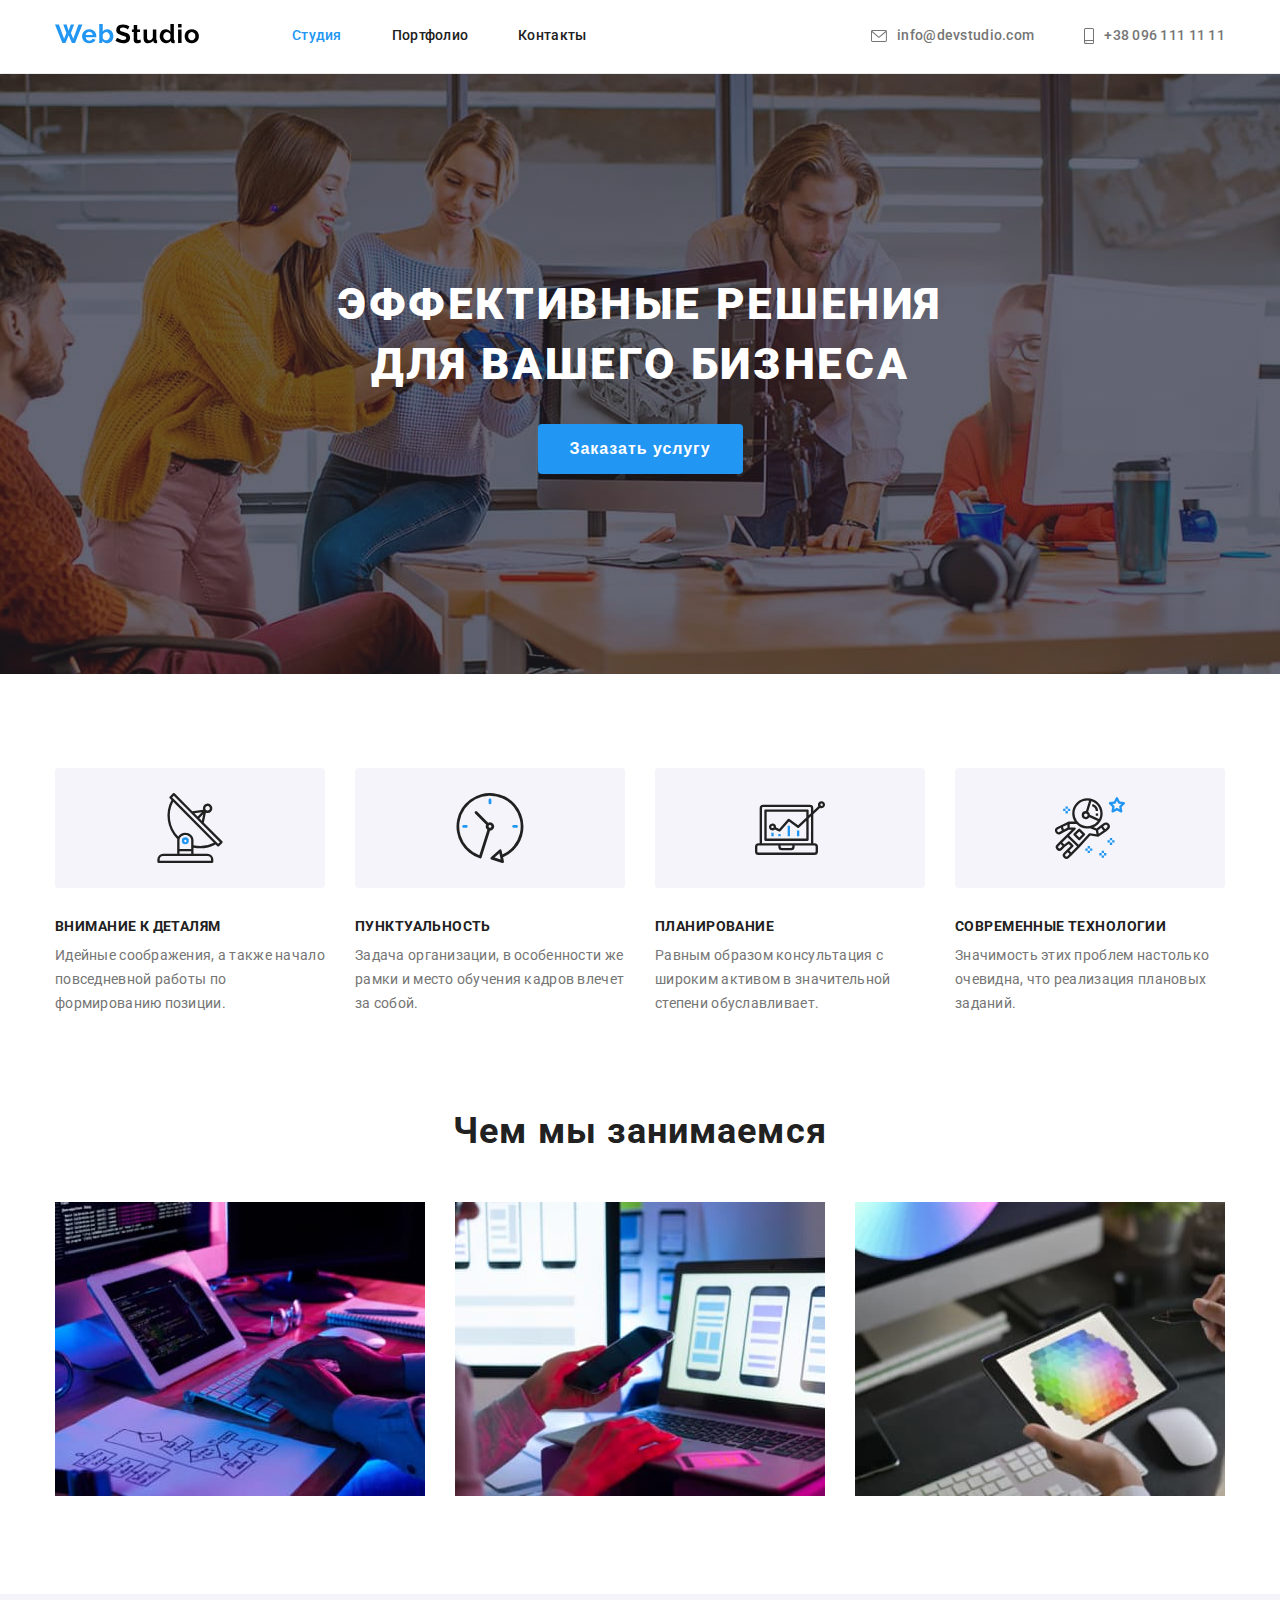
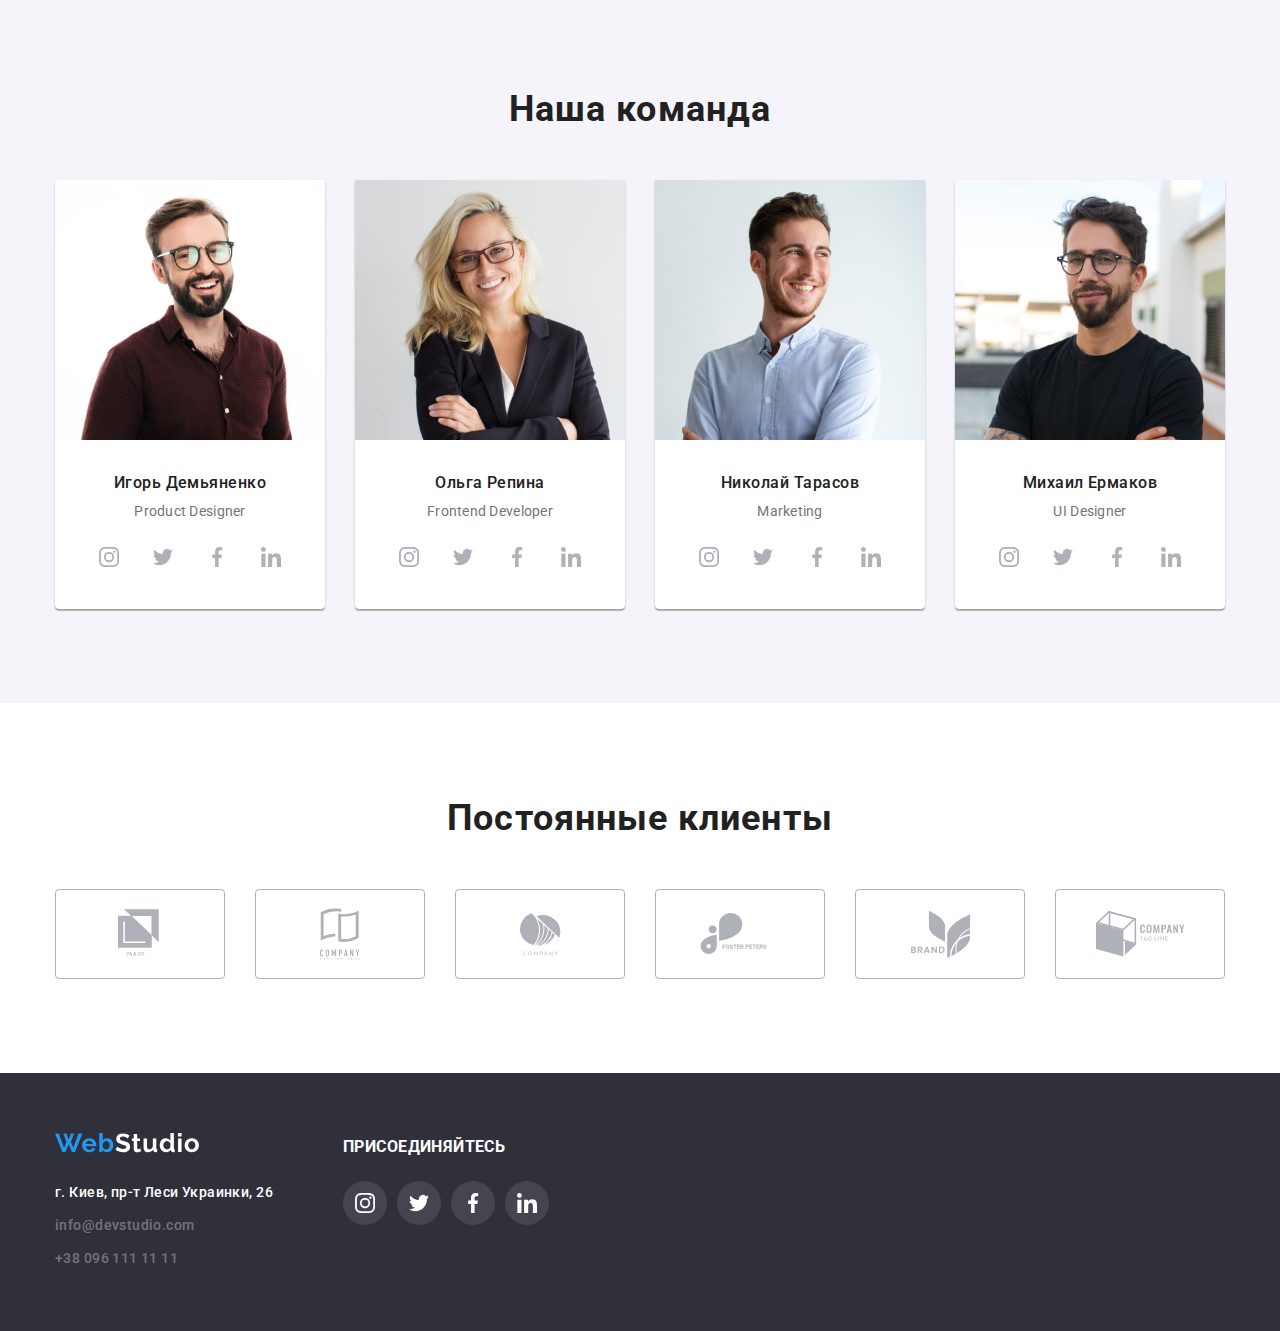
<file: index.html>
<!DOCTYPE html>
<html lang="en">
<head>
    <meta charset="UTF-8">
    <meta name="viewport" content="width=device-width, initial-scale=1.0">
    <title>Web Studio</title>
    <link rel="preconnect" href="https://fonts.gstatic.com">
    <link href="https://fonts.googleapis.com/css2?family=Roboto:wght@400;500;700;900&display=swap" rel="stylesheet">
    <link rel="stylesheet" href="https://cdnjs.cloudflare.com/ajax/libs/modern-normalize/1.0.0/modern-normalize.min.css">
    <link rel="stylesheet" href="./style/style.css">
</head>
<body>
    <header class="header">
        <div class="main-nav container">
        <a href="#"><img src="./images/logo-header.svg" alt="logo"></a>
        <nav>
            <ul class="list nav-list">
                <li class="item"><a href="./index.html" class="link current">Студия</a></li>
                <li class="item"><a href="./portfolio.html" class="link">Портфолио</a></li>
                <li class="item"><a href="#" class="link">Контакты</a></li>
            </ul>
        </nav>
            <ul class="list contact-list">
                <li class="item"><a href="mailto:info@devstudio.com" class="link">
                    <svg class="nav-icons-svg" width="16" height="12">
                        <use href="./images/icons/sprite.svg#icon-email"></use>   
                    </svg>
                    info@devstudio.com</a></li>
                <li class="item"><a href="tel:+380961111111" class="link">
                    <svg class="nav-icons-svg" width="10" height="16">
                        <use href="./images/icons/sprite.svg#icon-phone"></use>   
                    </svg>
                    +38 096 111 11 11</a></li>
            </ul>
        </div>
    </header>
    <main>
        <section class="hero">
            <h1>ЭФФЕКТИВНЫЕ РЕШЕНИЯ<br>ДЛЯ ВАШЕГО БИЗНЕСА</h1>
            <button type="button" class="button primary">Заказать услугу</button>
        </section>
        <section class="section features">
            <div class="container">
                <ul class="list feature-list">
                <li class="feature-item icon-antenna">    
                <h3 class="title">ВНИМАНИЕ К ДЕТАЛЯМ</h3>
                <p class="text">Идейные соображения, а также начало повседневной работы по формированию позиции.</p>
            </li>
            <li class="feature-item icon-clock">
                <h3 class="title">ПУНКТУАЛЬНОСТЬ</h3>
                <p class="text">Задача организации, в особенности же рамки и место обучения кадров влечет за собой.</p>
            </li>
            <li class="feature-item icon-diagram">
                <h3 class="title">ПЛАНИРОВАНИЕ</h3>
                <p class="text">Равным образом консультация с широким активом в значительной степени обуславливает.</p>
            </li>
            <li class="feature-item icon-astronaut">
                <h3 class="title">СОВРЕМЕННЫЕ ТЕХНОЛОГИИ</h3>
                <p class="text">Значимость этих проблем настолько очевидна, что реализация плановых заданий.</p>
                </li>
                </ul>
            </div>
        </section>
        <section class="section work">
                <h2 class="section-title">Чем мы занимаемся</h2>
                <div class="container">
                    <ul class="work-list list">
                        <li class="item">
                            <img src="./images/desktop_applications.jpg" alt="Десктопные приложения" width="370">                        
                        </li>
                        <li class="item">
                            <img src="./images/mobile_applications.jpg" alt="Мобильные приложения" width="370">
                        </li>
                        <li class="item">
                            <img src="./images/Design_solutions.jpg" alt="Дизайнерские решения" width="370">
                        </li>
                    </ul>
                </div>
        </section>
        <section class="section team">
            <div class="container">
            <h2 class="section-title">Наша команда</h2>
            <ul class="team list">
                <li class="item">
                    <div class="team-card">
                    <img src="./images/Igor_D.jpg" alt="Игорь Демьяненко" width="270">
                    <h3 class="title">Игорь Демьяненко</h3>
                    <p class="text">Product Designer</p>
                    <ul class="list social-networks">
                        <li class="social-networks-item">
                            <a class="social-networks-link" href="https://www.instagram.com/">
                                <svg class="social-icons-svg">
                                    <use href='./images/icons/sprite.svg#icon-instagram'></use>
                                </svg>
                            </a>
                        </li>
                        <li class="social-networks-item">
                            <a class="social-networks-link" href="https://www.twitter.com/">
                                <svg class="social-icons-svg">
                                    <use href='./images/icons/sprite.svg#icon-twitter'></use>
                                </svg>
                            </a>
                        </li>
                        <li class="social-networks-item">
                            <a class="social-networks-link" href="https://www.facebook.com/">
                                <svg class="social-icons-svg">
                                    <use href='./images/icons/sprite.svg#icon-facebook'></use>
                                </svg>
                            </a>
                        </li>
                        <li class="social-networks-item">
                            <a class="social-networks-link" href="https://www.linkedin.com/">
                                <svg class="social-icons-svg">
                                    <use href='./images/icons/sprite.svg#icon-linkedin'></use>
                                </svg>
                            </a>
                        </li>
                    </ul>
                    </div>
                </li>
                <li class="item">
                    <div class="team-card">
                    <img src="./images/Olga_R.jpg" alt="Ольга Репина" width="270">
                    <h3 class="title">Ольга Репина</h3>
                    <p class="text">Frontend Developer</p>
                    <ul class="list social-networks">
                        <li class="social-networks-item">
                            <a class="social-networks-link" href="https://www.instagram.com/">
                                <svg class="social-icons-svg">
                                    <use href='./images/icons/sprite.svg#icon-instagram'></use>
                                </svg>
                            </a>
                        </li>
                        <li class="social-networks-item">
                            <a class="social-networks-link" href="https://www.twitter.com/">
                                <svg class="social-icons-svg">
                                    <use href='./images/icons/sprite.svg#icon-twitter'></use>
                                </svg>
                            </a>
                        </li>
                        <li class="social-networks-item">
                            <a class="social-networks-link" href="https://www.facebook.com/">
                                <svg class="social-icons-svg">
                                    <use href='./images/icons/sprite.svg#icon-facebook'></use>
                                </svg>
                            </a>
                        </li>
                        <li class="social-networks-item">
                            <a class="social-networks-link" href="https://www.linkedin.com/">
                                <svg class="social-icons-svg">
                                    <use href='./images/icons/sprite.svg#icon-linkedin'></use>
                                </svg>
                            </a>
                        </li>
                    </ul>
                    </div>
                </li>
                <li class="item">
                    <div class="team-card">
                    <img src="./images/Kolya_T.jpg" alt="Николай Тарасов" width="270">
                    <h3 class="title">Николай Тарасов</h3>
                    <p class="text">Marketing</p>
                    <ul class="list social-networks">
                        <li class="social-networks-item">
                            <a class="social-networks-link" href="https://www.instagram.com/">
                                <svg class="social-icons-svg">
                                    <use href='./images/icons/sprite.svg#icon-instagram'></use>
                                </svg>
                            </a>
                        </li>
                        <li class="social-networks-item">
                            <a class="social-networks-link" href="https://www.twitter.com/">
                                <svg class="social-icons-svg">
                                    <use href='./images/icons/sprite.svg#icon-twitter'></use>
                                </svg>
                            </a>
                        </li>
                        <li class="social-networks-item">
                            <a class="social-networks-link" href="https://www.facebook.com/">
                                <svg class="social-icons-svg">
                                    <use href='./images/icons/sprite.svg#icon-facebook'></use>
                                </svg>
                            </a>
                        </li>
                        <li class="social-networks-item">
                            <a class="social-networks-link" href="https://www.linkedin.com/">
                                <svg class="social-icons-svg">
                                    <use href='./images/icons/sprite.svg#icon-linkedin'></use>
                                </svg>
                            </a>
                        </li>
                    </ul>
                    </div>
                </li>        
                <li class="item">
                    <div class="team-card">
                    <img src="./images/Miha_E.jpg" alt="Михаил Ермаков" width="270">
                    <h3 class="title">Михаил Ермаков</h3>
                    <p class="text">UI Designer</p>
                    <ul class="list social-networks">
                        <li class="social-networks-item">
                            <a class="social-networks-link" href="https://www.instagram.com/">
                                <svg class="social-icons-svg">
                                    <use href='./images/icons/sprite.svg#icon-instagram'></use>
                                </svg>
                            </a>
                        </li>
                        <li class="social-networks-item">
                            <a class="social-networks-link" href="https://www.twitter.com/">
                                <svg class="social-icons-svg">
                                    <use href='./images/icons/sprite.svg#icon-twitter'></use>
                                </svg>
                            </a>
                        </li>
                        <li class="social-networks-item">
                            <a class="social-networks-link" href="https://www.facebook.com/">
                                <svg class="social-icons-svg">
                                    <use href='./images/icons/sprite.svg#icon-facebook'></use>
                                </svg>
                            </a>
                        </li>
                        <li class="social-networks-item">
                            <a class="social-networks-link" href="https://www.linkedin.com/">
                                <svg class="social-icons-svg">
                                    <use href='./images/icons/sprite.svg#icon-linkedin'></use>
                                </svg>
                            </a>
                        </li>
                    </ul>
                    </div>
                </li>
            </ul>
        </div>
        </section>
        <section class="section clients"> 
            <div class="container">
                <h2 class="section-title">Постоянные клиенты</h2>
                    <ul class="list clients-list">
                        <li class="clients-item">
                            <a href="#" class="link clients-item-link">
                                <svg class="client-svg" width="45" height="50">
                                    <use href="./images/icons/sprite.svg#icon-logo1">                              
                                    </use>
                                </svg>
                            </a>
                        </li>
                        <li class="clients-item">
                            <a href="#" class="link clients-item-link">
                                <svg class="client-svg" width="40" height="52">
                                    <use href="./images/icons/sprite.svg#icon-logo2">                              
                                    </use>
                                </svg>
                            </a>
                        </li>
                        <li class="clients-item">
                                <a href="#" class="link clients-item-link">
                                    <svg class="client-svg" width="41" height="43">
                                        <use href="./images/icons/sprite.svg#icon-logo3">                              
                                        </use>
                                    </svg>
                                </a>
                            </li>
                        <li class="clients-item">
                            <a href="#" class="link clients-item-link">
                                <svg class="client-svg" width="80" height="42">
                                    <use href="./images/icons/sprite.svg#icon-logo4">                              
                                    </use>
                                </svg>
                            </a>
                        </li>
                        <li class="clients-item">
                            <a href="#" class="link clients-item-link">
                                <svg class="client-svg" width="59" height="47">
                                    <use href="./images/icons/sprite.svg#icon-logo5">                              
                                    </use>
                                </svg>
                            </a>
                        </li>
                        <li class="clients-item">
                            <a href="#" class="link clients-item-link">
                                <svg class="client-svg" width="89" height="46">
                                <use href="./images/icons/sprite.svg#icon-logo6">                              
                            </use>
                        </svg>
                    </a> 
                </li>                          
            </ul>
        </div>
        </section>
    </main>
        <footer class="footer">
            <div class="container">
                <div class="footer-contacts">    
                    <a href="#"><img src="./images/logo-footer.svg" alt="logo" width="144px"></a>
                    <address class="adress">
                        <ul class="list contact-list">
                                <li class="adress-item" style="color: #ffffff;">г. Киев, пр-т Леси Украинки, 26</li>
                                <li class="adress-item"><a href="mailto:info@devstudio.com" class="link">info@devstudio.com</a></li>
                                <li class="adress-item"><a href="tel:+380961111111" class="link">+38 096 111 11 11</a></li>
                        </ul>
                    </address>
                </div>
                <div class="footer-social">
                    <h3 class="title">присоединяйтесь</h3>
                    <ul class="list social-networks">
                        <li class="social-networks-item">
                            <a class="social-networks-link" href="https://www.instagram.com/">
                                <svg class="social-icons-svg">
                                    <use href='./images/icons/sprite.svg#icon-instagram'></use>
                                </svg>
                            </a>
                        </li>
                        <li class="social-networks-item">
                            <a class="social-networks-link" href="https://www.twitter.com/">
                                <svg class="social-icons-svg">
                                    <use href='./images/icons/sprite.svg#icon-twitter'></use>
                                </svg>
                            </a>
                        </li>
                        <li class="social-networks-item">
                            <a class="social-networks-link" href="https://www.facebook.com/">
                                <svg class="social-icons-svg">
                                    <use href='./images/icons/sprite.svg#icon-facebook'></use>
                                </svg>
                            </a>
                        </li>
                        <li class="social-networks-item">
                            <a class="social-networks-link" href="https://www.linkedin.com/">
                                <svg class="social-icons-svg">
                                    <use href='./images/icons/sprite.svg#icon-linkedin'></use>
                                </svg>
                            </a>
                        </li>
                    </ul>
                </div>      
            </div>               
        </footer>
    </body>
</html>
</file>
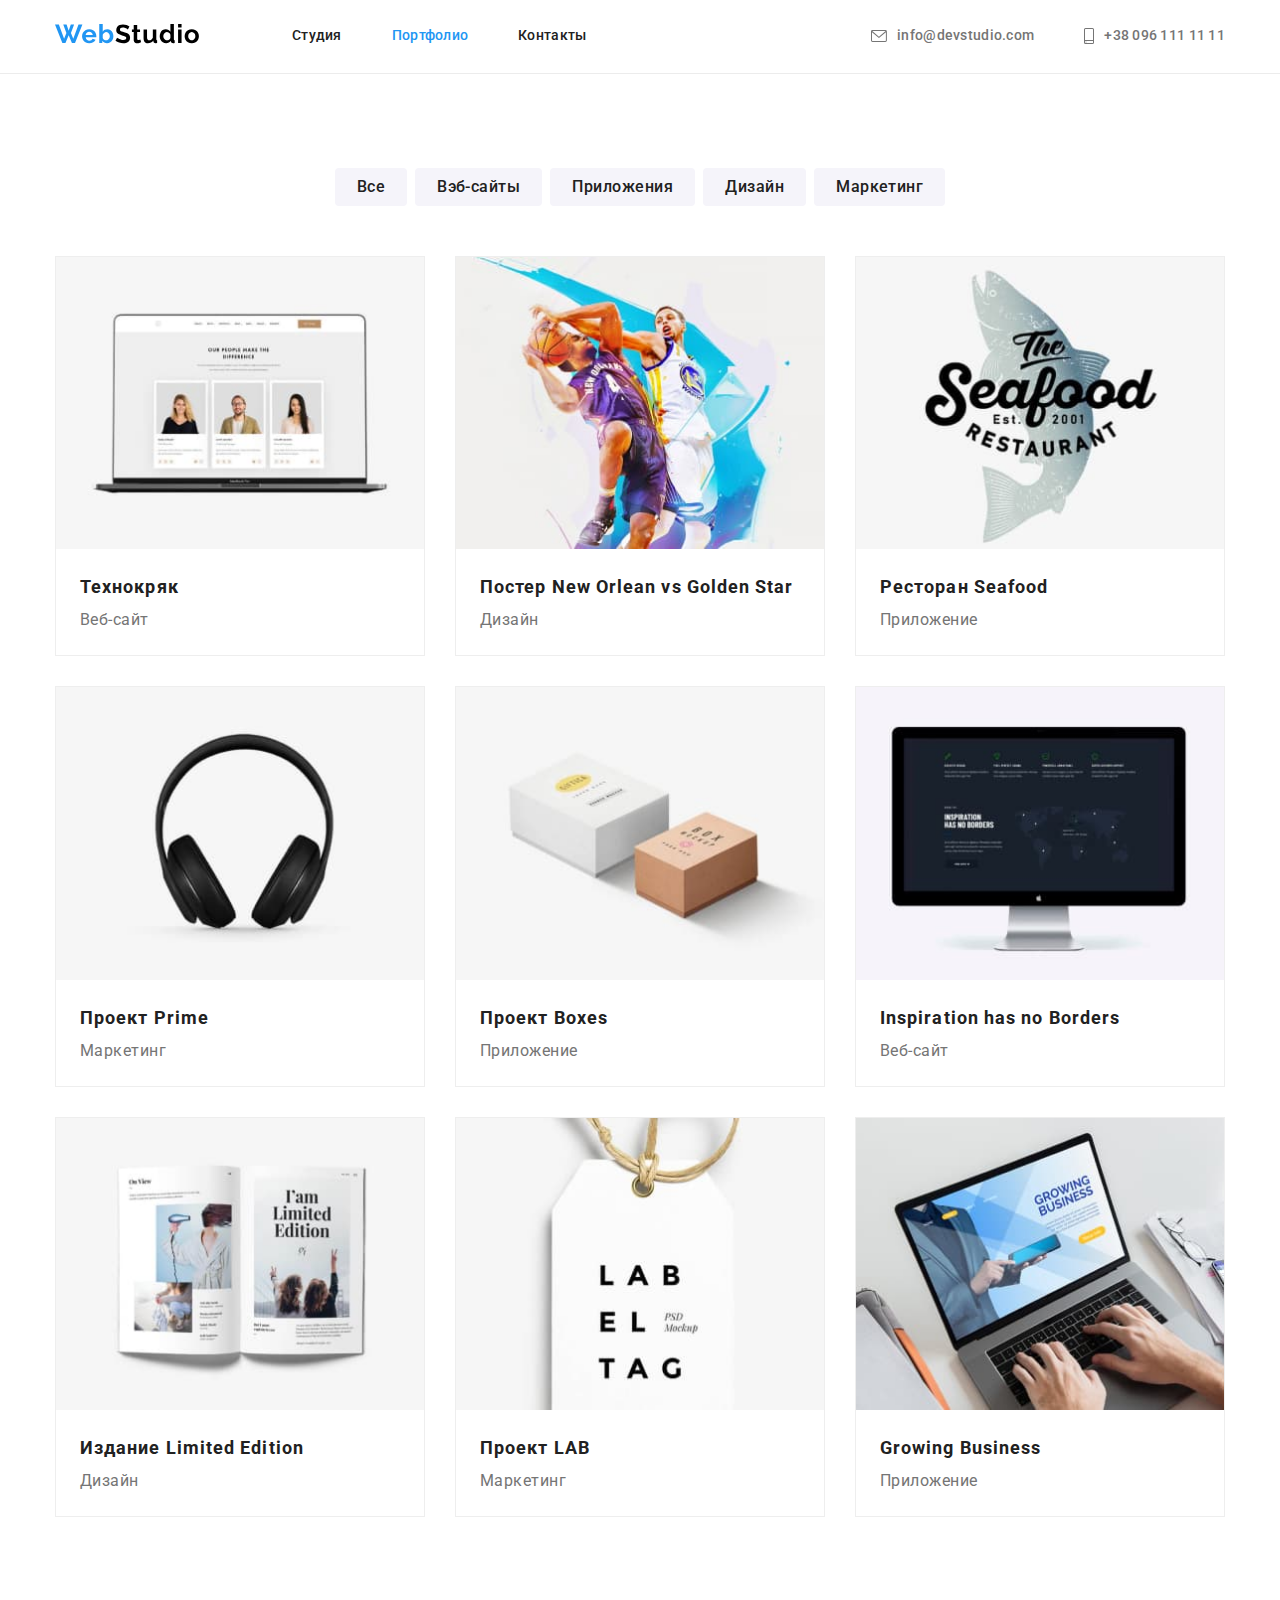
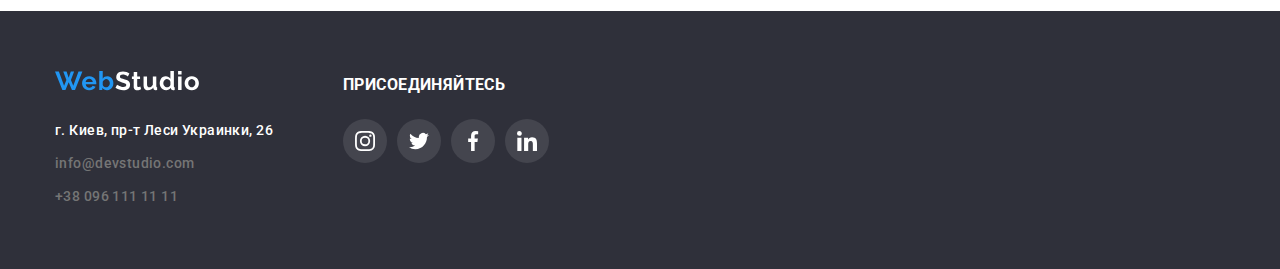
<file: portfolio.html>
<!DOCTYPE html>
<html lang="en">
<head>
    <meta charset="UTF-8">
    <meta name="viewport" content="width=device-width, initial-scale=1.0">
    <title>Web Studio</title>
    <link rel="preconnect" href="https://fonts.gstatic.com">
    <link href="https://fonts.googleapis.com/css2?family=Roboto:wght@400;500;700;900&display=swap" rel="stylesheet">
    <link rel="stylesheet" href="https://cdnjs.cloudflare.com/ajax/libs/modern-normalize/1.0.0/modern-normalize.min.css">
    <link rel="stylesheet" href="./style/style.css">
</head>

<header  class="header">
    <div class="main-nav container">
    <a href="#"><img src="./images/logo-header.svg" alt="logo"></a>
    <nav>
        <ul class="list nav-list">
            <li class="item"><a href="./index.html" class="link">Студия</a></li>
            <li class="item"><a href="./portfolio.html" class="link current">Портфолио</a></li>
            <li class="item"><a href="#" class="link">Контакты</a></li>
        </ul>
    </nav>
    <ul class="list contact-list">
        <li class="item"><a href="mailto:info@devstudio.com" class="link">
            <svg class="nav-icons-svg" width="16" height="12">
                <use href="./images/icons/sprite.svg#icon-email"></use>   
            </svg>
            info@devstudio.com</a></li>
        <li class="item"><a href="tel:+380961111111" class="link">
            <svg class="nav-icons-svg" width="10" height="16">
                <use href="./images/icons/sprite.svg#icon-phone"></use>   
            </svg>
            +38 096 111 11 11</a></li>
    </ul>
    </div>
</header>
<main>
    <section class="section">
        <div class="container">
            <ul class="buttons-list list filters">
                    <li class="filter"><button type="button" class="button secondary">Все</button></li>
                    <li class="filter"><button type="button" class="button secondary">Вэб-сайты</button></li>
                    <li class="filter"><button type="button" class="button secondary">Приложения</button></li>
                    <li class="filter"><button type="button" class="button secondary">Дизайн</button></li>
                    <li class="filter"><button type="button" class="button secondary">Маркетинг</button></li>
                </ul>
            <div class="projects">
            <ul class="projects-list list">
                <li class="project-cards">
                    <a href="#">
                        <div class="project-item">
                        <img class="card-img" src="./images/img.jpg" alt="Технокряк" width="370">
                            <div class="project-description">
                                <h3 class="title">Технокряк</h3>
                                <p class="text">Веб-сайт</p>
                            </div>
                        </div>
                    </a>
                </li>
                <li class="project-cards">
                    <a href="#">
                        <div class="project-item">
                        <img class="card-img" src="./images/img-1.jpg" alt="Постер New Orlean vs Golden Star" width="370">
                            <div class="project-description">
                                <h3 class="title">Постер New Orlean vs Golden Star</h3>
                                <p class="text">Дизайн</p>
                            </div>
                        </div>
                    </a>
                </li>
                <li class="project-cards">
                    <a href="#">
                        <div class="project-item">
                        <img class="card-img" src="./images/img-2.jpg" alt="Ресторан Seafood" width="370">
                            <div class="project-description">
                                <h3 class="title">Ресторан Seafood</h3>
                                <p class="text">Приложение</p>
                            </div>
                        </div> 
                    </a>
                </li>        
                <li class="project-cards">
                    <a href="#">
                        <div class="project-item"> 
                        <img class="card-img" src="./images/img-3.jpg" alt="Проект Prime" width="370">
                            <div class="project-description">
                                <h3 class="title">Проект Prime</h3>
                                <p class="text">Маркетинг</p>
                            </div>
                        </div>    
                    </a>
                </li>
                <li class="project-cards">
                    <a href="#">
                        <div class="project-item"> 
                        <img class="card-img" src="./images/img-4.jpg" alt="Проект Boxes" width="370">
                            <div class="project-description">
                                <h3 class="title">Проект Boxes</h3>
                                <p class="text">Приложение</p>
                            </div>
                        </div>
                    </a>
                </li>
                <li class="project-cards">
                    <a href="#">
                        <div class="project-item"> 
                        <img class="card-img" src="./images/img-5.jpg" alt="Inspiration has no Borders" width="370">
                            <div class="project-description">
                                <h3 class="title">Inspiration has no Borders</h3>
                                <p class="text">Веб-сайт</p>
                            </div>
                        </div>
                    </a>
                </li>
                <li class="project-cards">
                    <a href="#">
                        <div class="project-item">
                        <img class="card-img" src="./images/img-6.jpg" alt="Издание Limited Edition" width="370">
                            <div class="project-description">
                                <h3 class="title">Издание Limited Edition</h3>
                                <p class="text">Дизайн</p>
                            </div>
                        </div> 
                    </a>
                </li>
                <li class="project-cards">
                    <a href="#">
                        <div class="project-item">
                        <img class="card-img" src="./images/img-7.jpg" alt="Проект LAB" width="370">
                            <div class="project-description">
                                <h3 class="title">Проект LAB</h3>
                                <p class="text">Маркетинг</p>
                            </div>
                        </div>
                    </a>
                </li>
                <li class="project-cards">
                    <a href="#">
                        <div class="project-item"> 
                        <img class="card-img" src="./images/img-8.jpg" alt="Growing Business" width="370">
                            <div class="project-description">
                                <h3 class="title">Growing Business</h3>
                                <p class="text">Приложение</p>
                            </div>
                        </div>
                    </a>
                </li>
            </ul>
        </div>
    </div>
    </section>
</main>
<footer class="footer">
    <div class="container">
        <div class="footer-contacts">    
            <a href="#"><img src="./images/logo-footer.svg" alt="logo" width="144px"></a>
            <address class="adress">
                <ul class="list contact-list">
                        <li class="adress-item" style="color: #ffffff;">г. Киев, пр-т Леси Украинки, 26</li>
                        <li class="adress-item"><a href="mailto:info@devstudio.com" class="link">info@devstudio.com</a></li>
                        <li class="adress-item"><a href="tel:+380961111111" class="link">+38 096 111 11 11</a></li>
                </ul>
            </address>
        </div>
        <div class="footer-social">
            <h3 class="title">присоединяйтесь</h3>
            <ul class="list social-networks">
                <li class="social-networks-item">
                    <a class="social-networks-link" href="https://www.instagram.com/">
                        <svg class="social-icons-svg">
                            <use href='./images/icons/sprite.svg#icon-instagram'></use>
                        </svg>
                    </a>
                </li>
                <li class="social-networks-item">
                    <a class="social-networks-link" href="https://www.twitter.com/">
                        <svg class="social-icons-svg">
                            <use href='./images/icons/sprite.svg#icon-twitter'></use>
                        </svg>
                    </a>
                </li>
                <li class="social-networks-item">
                    <a class="social-networks-link" href="https://www.facebook.com/">
                        <svg class="social-icons-svg">
                            <use href='./images/icons/sprite.svg#icon-facebook'></use>
                        </svg>
                    </a>
                </li>
                <li class="social-networks-item">
                    <a class="social-networks-link" href="https://www.linkedin.com/">
                        <svg class="social-icons-svg">
                            <use href='./images/icons/sprite.svg#icon-linkedin'></use>
                        </svg>
                    </a>
                </li>
            </ul>
        </div>      
    </div>               
</footer>
</body>
</html>
</file>
<file: style/style.css>
:root{
    --prime-text-color: #212121;
    --link-color: #2196F3;
    --text-color: #757575;
    --btn2-color: #F5F4FA;
    --bgc2-color: #2F303A;
    --bgc3-color: #ffffff;
    --social-networks-icons: #AFB1B8;
}

html{
    box-sizing: border-box;
}

*,
*::before,
*::after{
    box-sizing: inherit;
}

body{
    font-family: roboto, sans-serif;
    font-style: normal;
    font-weight: 500;
    font-size: 14px;
    line-height: 1.14;
    letter-spacing: 0.02em;
    background-color: var(--bgc3-color);
    color: #212121;
}

h1,
h2,
h3,
h4 {
  margin-top: 0;
  margin-bottom: 0;
}

.text,
.list,
.features .list,
.work-list .list{
    list-style: none;
    margin: 0;
    padding: 0;
}

a{
    text-decoration: none;
}

/*site-nav*/
.container{
    margin-left: auto;
    margin-right: auto;
    width: 1200px;
    padding-left: 15px;
    padding-right: 15px;
}

.header .main-nav{
    display: flex;
    align-items: center;
}

.nav-list{
    display: flex;
    margin-left: 93px;
}

.nav-list .item:not(:last-child){
    margin-right: 50px;
}

.nav-list .link{
    color: var(--prime-text-color);
}

.nav-list .current{
    color: var(--link-color);
}

.header{
    padding-top: 24px;
    padding-bottom: 25px;
    border-bottom: 1px solid #ECECEC;
}

.header .contact-list{
    display: flex;
    margin-left: auto;
}

.contact-list .link {
    display: flex;
    align-items: center;
}

.header .item:not(:last-child){
    margin-right: 50px;
}

.contact-list .link{
    color: var(--text-color);
}

.nav-list .link:hover,
.nav-list .link:focus,
.contact-list .link:hover,
.contact-list .link:focus{
    color: var(--link-color);
    fill: var(--link-color);
}

.nav-icons-svg{
    fill: currentColor;
    margin-right: 10px;
}

/* features */

.feature-item::before{
    content: '';
    display: block;
    height: 120px;
    width: 270px;
    background-color: var(--btn2-color);
    background-repeat: no-repeat;
    background-position: center;
    background-size: 70px 70px;
    margin-bottom: 30px;
    border-radius: 4px;
}

.icon-antenna::before{
    background-image: url(../images/icons/antenna.svg);
}

.icon-astronaut::before{
    background-image: url(../images/icons/astronaut.svg);
}

.icon-clock::before{
    background-image: url(../images/icons/clock.svg);
}

.icon-diagram::before{
    background-image: url(../images/icons/diagram.svg);
}

/* hero */

.hero{
    max-width: 1600px;
    height: 600px;
    margin-left: auto;
    margin-right: auto;
    background-color: var(--bgc2-color);
    text-align: center;
    padding-top: 200px;
    padding-bottom: 200px;
    background-image: linear-gradient(
        to right,
        rgba(47, 48, 58, 0.4),
        rgba(47, 48, 58, 0.4)
      ), url(../images/hero-bgrnd.jpg);
    background-repeat: no-repeat;
    background-position: center;
    background-size: cover;
}

h1{
    margin-top: 0;
    margin-bottom: 30px;
    color: #ffffff;
    font-weight: 900;
    font-size: 44px;
    line-height: 60px;
    letter-spacing: 0.06em;
    text-transform: uppercase;
}

.button{
    color: var(--bgc3-color);
    background-color: var(--link-color);
    font-weight: 700;
    font-size: 16px;
    line-height: 1.875;
    letter-spacing: 0.06em;
    font-family: inherit;
    border: 0;
    padding: 10px 32px;
}

.button.primary{
    color: var(--bgc3-color);
    background-color: var(--link-color);
    font-family: sans-serif;
    border-radius: 4px;
}

.button.primary:hover,
.button.primary:focus{
    color:var(--link-color);
    background-color: var(--bgc3-color);
}

.button.secondary{
    color: var(--prime-text-color);
    background-color: var(--btn2-color);
    font-family: Roboto;
    font-style: normal;
    font-weight: 500;
    font-size: 16px;
    line-height: 26px;
    padding: 6px 22px;
    border-radius: 4px;
    letter-spacing: 0.03em;
}

.button.secondary:hover,
.button.secondary:focus{
    color: var(--bgc3-color);
    background-color: var(--link-color);
    font-family: inherit;
    box-shadow: 0px 3px 1px rgba(0, 0, 0, 0.1), 0px 1px 2px rgba(0, 0, 0, 0.08), 0px 2px 2px rgba(0, 0, 0, 0.12);
}

.section-title{
    color: var(--prime-text-color);
    text-align: center;
    letter-spacing: 0.03em;
    font-size: 36px;
    line-height: 1.17;
    
    margin-bottom: 50px;
}

.section{
    padding-top: 94px;
    padding-bottom: 94px;
}

/* features */
.text{
    font-weight: 400;
}

.features .title,
.projects-list .title,
.team .title{
    margin-top: 0;
    margin-bottom: 10px;
    color: var(--prime-text-color);
    font-weight: 700;
    font-size: 14px;
    line-height: 16px;
    letter-spacing: 0.03em;
    text-transform: uppercase;
}

.features p,
.features li,
.features h3{
    margin-top: 0;
    margin-bottom: 0;
    
}


.features .feature-item{
    width: 270px;
}

.feature-list{
    display: flex;
}

.feature-list .feature-item:not(:last-child) {
    margin-right: 30px;
}

/* work */

.work{
    padding-top: 0;
}

.work-list{
    display: flex;
}

.work .item:not(:last-child){
    padding-right: 30px;
}

/* team */  

.features .text,
.projects-list .text{
    color: var(--text-color);
    font-style: normal;
    font-weight: 400;
    font-size: 14px;
    line-height: 1.71;  
}

.team{
    background-color: var(--btn2-color);
    text-align: center;
}

.team .list{
    display: flex;
}

.team .title{
    text-transform: none;
    font-weight: 500;
    font-size: 16px;
    line-height: 1.18;
}

.team .team-card{
    background-color: var(--bgc3-color);
    margin-left: 0;
    margin-right: 0;
    padding-bottom: 30px;
    box-shadow: 0px 1px 3px rgba(0, 0, 0, 0.12), 0px 1px 1px rgba(0, 0, 0, 0.14),
    0px 2px 1px rgba(0, 0, 0, 0.2);
    border-radius: 0px 0px 4px 4px;
}

.team-card img{
    margin-bottom: 30px;
}

.team .item:not(:last-child){
    padding-right: 30px;
}

.team .text{
    color: var(--text-color);
    font-style: normal;
    font-weight: 400;
    font-size: 14px;
    line-height: 1.18;
    margin-top: 0;
    margin-bottom: 16px;
}

.social-networks{
    display: flex;
    justify-content: center;
}

.social-networks-item:not(:last-child) {
    margin-right: 10px;
  }

.social-networks-link{
    display: flex;
    justify-content: center;
    align-items: center;
    width: 44px;
    height: 44px;
    border-radius: 50%;
}

.social-icons-svg{
    width: 20px;
    height: 20px;
    fill: var(--social-networks-icons);
}

.social-networks-link:hover,
.social-networks-link:focus{
    background-color: var(--link-color);
}

.social-networks-link:hover .social-icons-svg,
.social-networks-link:focus .social-icons-svg {
    fill: #ffffff;
}

/* clients */

.clients-list{
    display: flex;
    justify-content: center;
}

.clients-item-link{
    display: flex;
    justify-content: center;
    align-items: center;
    width: 170px;
    height: 90px;
    border-radius: 4px;
    border: 1px solid #AFB1B8;
    fill: #AFB1B8;
}

.clients-item:not(:last-child){
    margin-right: 30px;    
}

.clients-item-link:hover,
.clients-item-link:focus{
    fill:var(--link-color);
    border: 1px solid var(--link-color);
}

/* footer */

footer{
    padding-bottom: 60px;
    padding-top: 60px;
    background-color:var(--bgc2-color);
    line-height: 1.71;
    letter-spacing: 0.03em;
}

.footer .container {
    display: flex;
}

.footer-contacts{
    margin-right: 70px;
}

.footer .contact-list{
    margin-top: 20px;
}

.footer-social .title{
    color: #ffffff;
    text-transform: uppercase;
    margin-bottom: 20px;
}

.footer .social-networks-item{
    background: rgba(255, 255, 255, 0.1);
    border-radius: 50%;
}

.footer .social-icons-svg{
    fill: #ffffff;
}

.link{
    text-decoration: none;
}

.adress{
    font-style: normal;
}

.adress-item:not(:last-child){
    margin-bottom: 9px;
}

/* portfolio */

.projects-list .title{
    font-weight: 700;
    font-size: 18px;
    line-height: 2;
    letter-spacing: 0.06em;
    text-transform: none;
}

.projects-list .text{
    font-weight: 400;
    font-size: 16px;
    line-height: 1.87;
    letter-spacing: 0.03em;
}

.buttons-list{
    display: flex;
    justify-content: center;
    margin-bottom: 50px;
}

.filters .filter:not(:last-child){
    margin-right: 8px;
}

.filters .filter{
    justify-content: center;
}

.projects .projects-list{
    display: flex;
    flex-wrap: wrap;
}

.card-img{
    display: block;
    width: 100%;
    height: auto;
}

.project-item{
    border: 1px solid #EEEEEE;
    width: 370px;
}

.project-item:hover,
.project-item:focus{
box-shadow: 0px 1px 1px rgba(0, 0, 0, 0.12), 0px 4px 4px rgba(0, 0, 0, 0.06), 1px 4px 6px rgba(0, 0, 0, 0.16);
}
.project-cards:nth-child(3n){
    margin-right: 0;
}

.project-cards:nth-last-child(-n + 3){
    margin-bottom: 0;
}

.project-cards{
    margin-right: 30px;
    margin-bottom: 30px;
}

.project-description{
    padding: 20px 24px;
}

.project-description .title,
.project-description .text{
    margin-top: 0;
    margin-bottom: 0;
}
</file>
